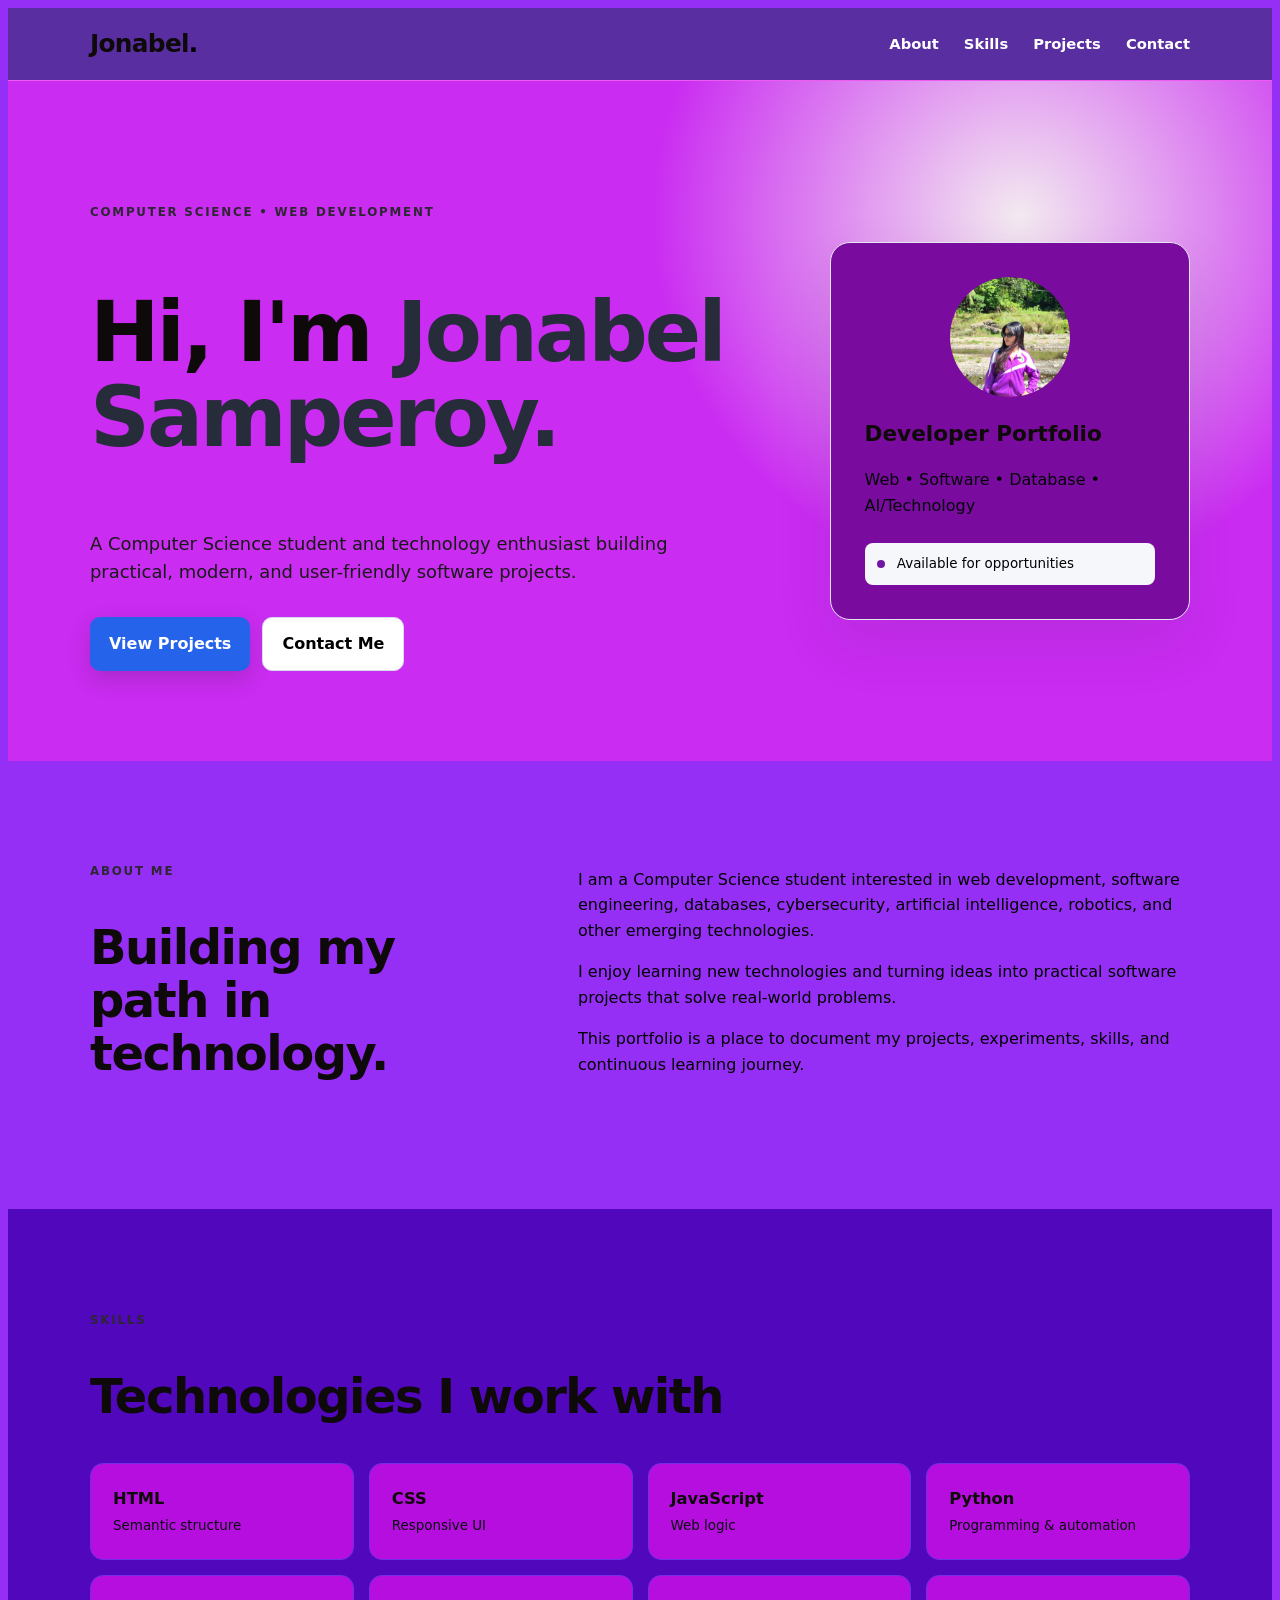
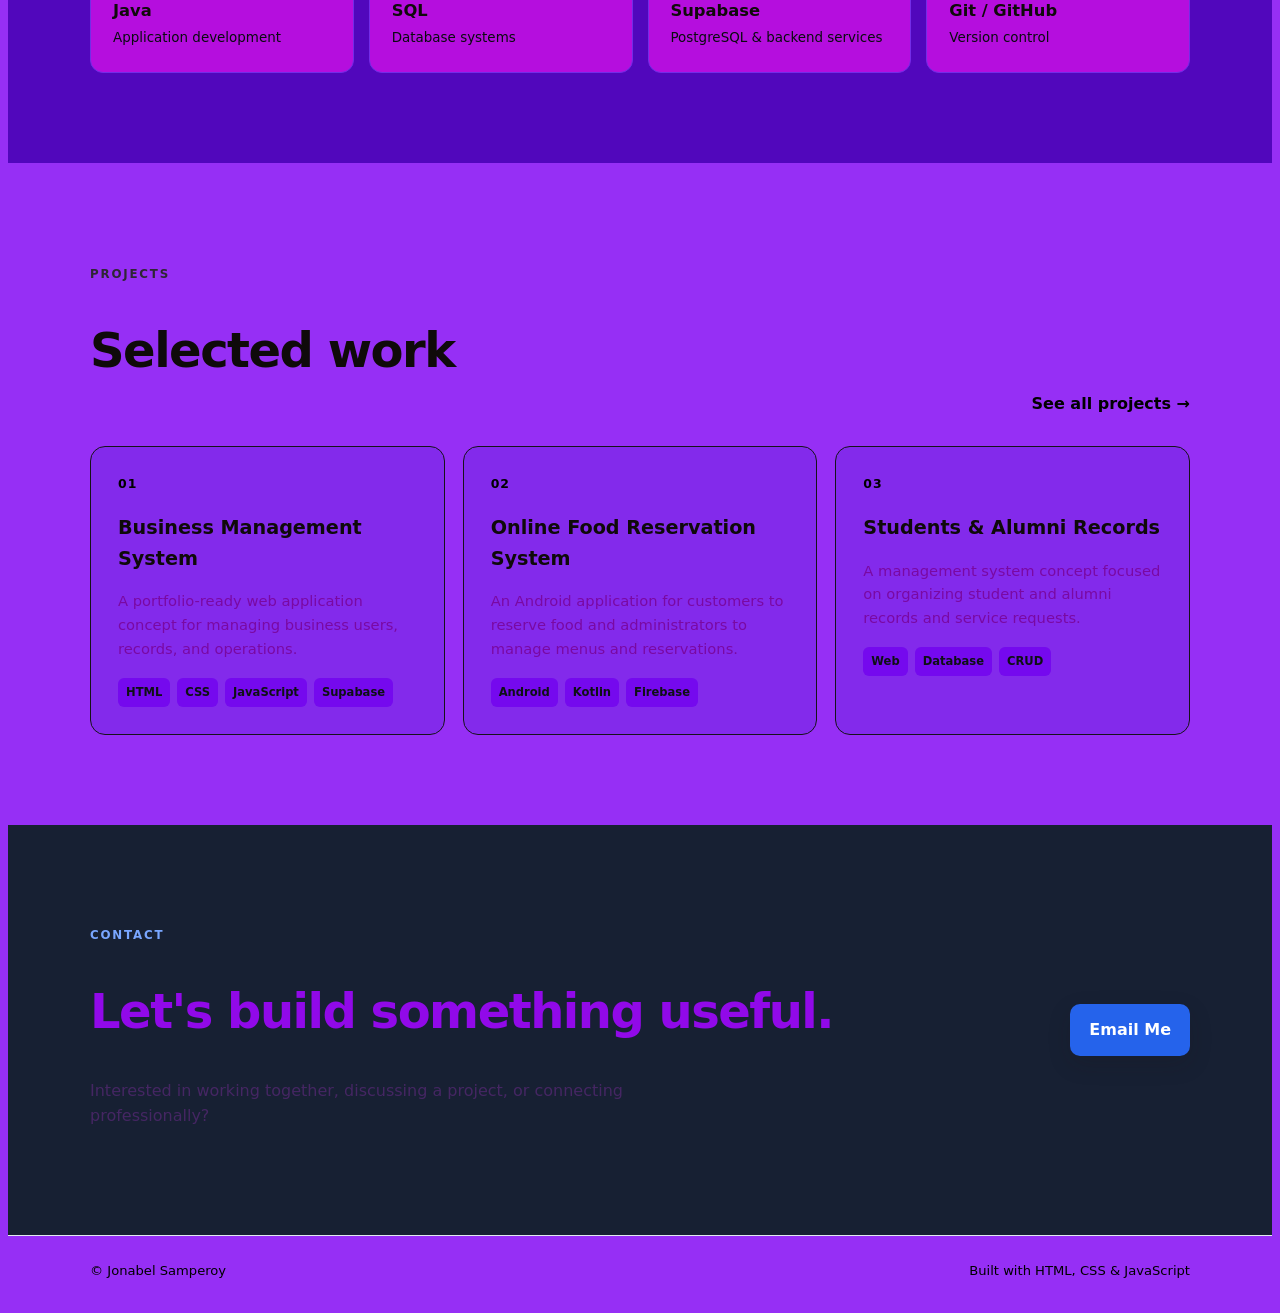
<file: index.html>
<!DOCTYPE html>
<html lang="en">
<head>
  <meta charset="UTF-8">
  <meta name="viewport" content="width=device-width, initial-scale=1.0">
  <meta name="description" content="Jonabel Samperoy — Computer Science graduate, developer, and technology enthusiast.">
  <meta name="author" content="Jonabel Samperoy">
  <title>Jonabel Samperoy | Portfolio</title>
  <link rel="stylesheet" href="style.css">
</head>
<body>

  <!-- ================= HEADER ================= -->
  <header class="site-header">
    <nav class="nav container">
      <a class="brand" href="index.html" aria-label="Jonabel Samperoy home">
        Jonabel<span>.</span>
      </a>

      <!-- Desktop Navigation -->
      <div class="nav-links" id="navLinks">
        <a href="#about">About</a>
        <a href="#skills">Skills</a>
        <a href="#projects">Projects</a>
        <a href="#contact">Contact</a>
      </div>

      <!-- Mobile Menu Button -->
      <button class="menu-toggle" type="button" aria-label="Open navigation menu" aria-expanded="false" aria-controls="navLinks">
        ☰
      </button>
    </nav>
  </header>

  <main>

    <!-- ================= HERO ================= -->
    <section class="hero">
      <div class="container hero-grid">
        <div class="hero-content">
          <p class="eyebrow">COMPUTER SCIENCE • WEB DEVELOPMENT</p>
          <h1>Hi, I'm <span>Jonabel Samperoy.</span></h1>
          <p class="hero-text">
            A Computer Science student and technology enthusiast building practical, modern, and user-friendly software projects.
          </p>
          <div class="hero-actions">
            <a class="btn primary" href="#projects">View Projects</a>
            <a class="btn outline" href="#contact">Contact Me</a>
          </div>
        </div>

        <div class="hero-card">
          <div class="avatar">
            <img src="profile.jpg" alt="Jonabel Samperoy">
          </div>
          <h2>Developer Portfolio</h2>
          <p>Web • Software • Database • AI/Technology</p>
          <div class="status">
            <span></span> Available for opportunities
          </div>
        </div>
      </div>
    </section>

    <!-- ================= ABOUT ================= -->
    <section id="about" class="section">
      <div class="container two-col">
        <div>
          <p class="eyebrow">ABOUT ME</p>
          <h2>Building my path in technology.</h2>
        </div>
        <div class="about-text">
          <p>I am a Computer Science student interested in web development, software engineering, databases, cybersecurity, artificial intelligence, robotics, and other emerging technologies.</p>
          <p>I enjoy learning new technologies and turning ideas into practical software projects that solve real-world problems.</p>
          <p>This portfolio is a place to document my projects, experiments, skills, and continuous learning journey.</p>
        </div>
      </div>
    </section>

    <!-- ================= SKILLS ================= -->
    <section id="skills" class="section section-muted">
      <div class="container">
        <p class="eyebrow">SKILLS</p>
        <h2>Technologies I work with</h2>
        <div class="skill-grid">
          <div class="skill-card">
            <strong>HTML</strong>
            <span>Semantic structure</span>
          </div>
          <div class="skill-card">
            <strong>CSS</strong>
            <span>Responsive UI</span>
          </div>
          <div class="skill-card">
            <strong>JavaScript</strong>
            <span>Web logic</span>
          </div>
          <div class="skill-card">
            <strong>Python</strong>
            <span>Programming & automation</span>
          </div>
          <div class="skill-card">
            <strong>Java</strong>
            <span>Application development</span>
          </div>
          <div class="skill-card">
            <strong>SQL</strong>
            <span>Database systems</span>
          </div>
          <div class="skill-card">
            <strong>Supabase</strong>
            <span>PostgreSQL & backend services</span>
          </div>
          <div class="skill-card">
            <strong>Git / GitHub</strong>
            <span>Version control</span>
          </div>
        </div>
      </div>
    </section>

    <!-- ================= PROJECTS ================= -->
    <section id="projects" class="section">
      <div class="container">
        <div class="section-head">
          <div>
            <p class="eyebrow">PROJECTS</p>
            <h2>Selected work</h2>
          </div>
          <a class="text-link" href="projects.html">See all projects →</a>
        </div>

        <div class="project-grid">
          <!-- Project 01 -->
          <article class="project-card">
            <div class="project-number">01</div>
            <h3>Business Management System</h3>
            <p>A portfolio-ready web application concept for managing business users, records, and operations.</p>
            <div class="tags">
              <span>HTML</span>
              <span>CSS</span>
              <span>JavaScript</span>
              <span>Supabase</span>
            </div>
          </article>

          <!-- Project 02 -->
          <article class="project-card">
            <div class="project-number">02</div>
            <h3>Online Food Reservation System</h3>
            <p>An Android application for customers to reserve food and administrators to manage menus and reservations.</p>
            <div class="tags">
              <span>Android</span>
              <span>Kotlin</span>
              <span>Firebase</span>
            </div>
          </article>

          <!-- Project 03 -->
          <article class="project-card">
            <div class="project-number">03</div>
            <h3>Students & Alumni Records</h3>
            <p>A management system concept focused on organizing student and alumni records and service requests.</p>
            <div class="tags">
              <span>Web</span>
              <span>Database</span>
              <span>CRUD</span>
            </div>
          </article>
        </div>
      </div>
    </section>

    <!-- ================= CONTACT ================= -->
    <section id="contact" class="section contact-section">
      <div class="container contact-card">
        <div>
          <p class="eyebrow">CONTACT</p>
          <h2>Let's build something useful.</h2>
          <p>Interested in working together, discussing a project, or connecting professionally?</p>
        </div>
        <a class="btn primary" href="mailto:samperoyjonabel08@gmail.com">Email Me</a>
      </div>
    </section>

  </main>

  <!-- ================= FOOTER ================= -->
  <footer class="footer">
    <div class="container footer-inner">
      <span>© <span id="year"></span> Jonabel Samperoy</span>
      <span>Built with HTML, CSS & JavaScript</span>
    </div>
  </footer>

  <script src="script.js"></script>
</body>
</html>
</file>
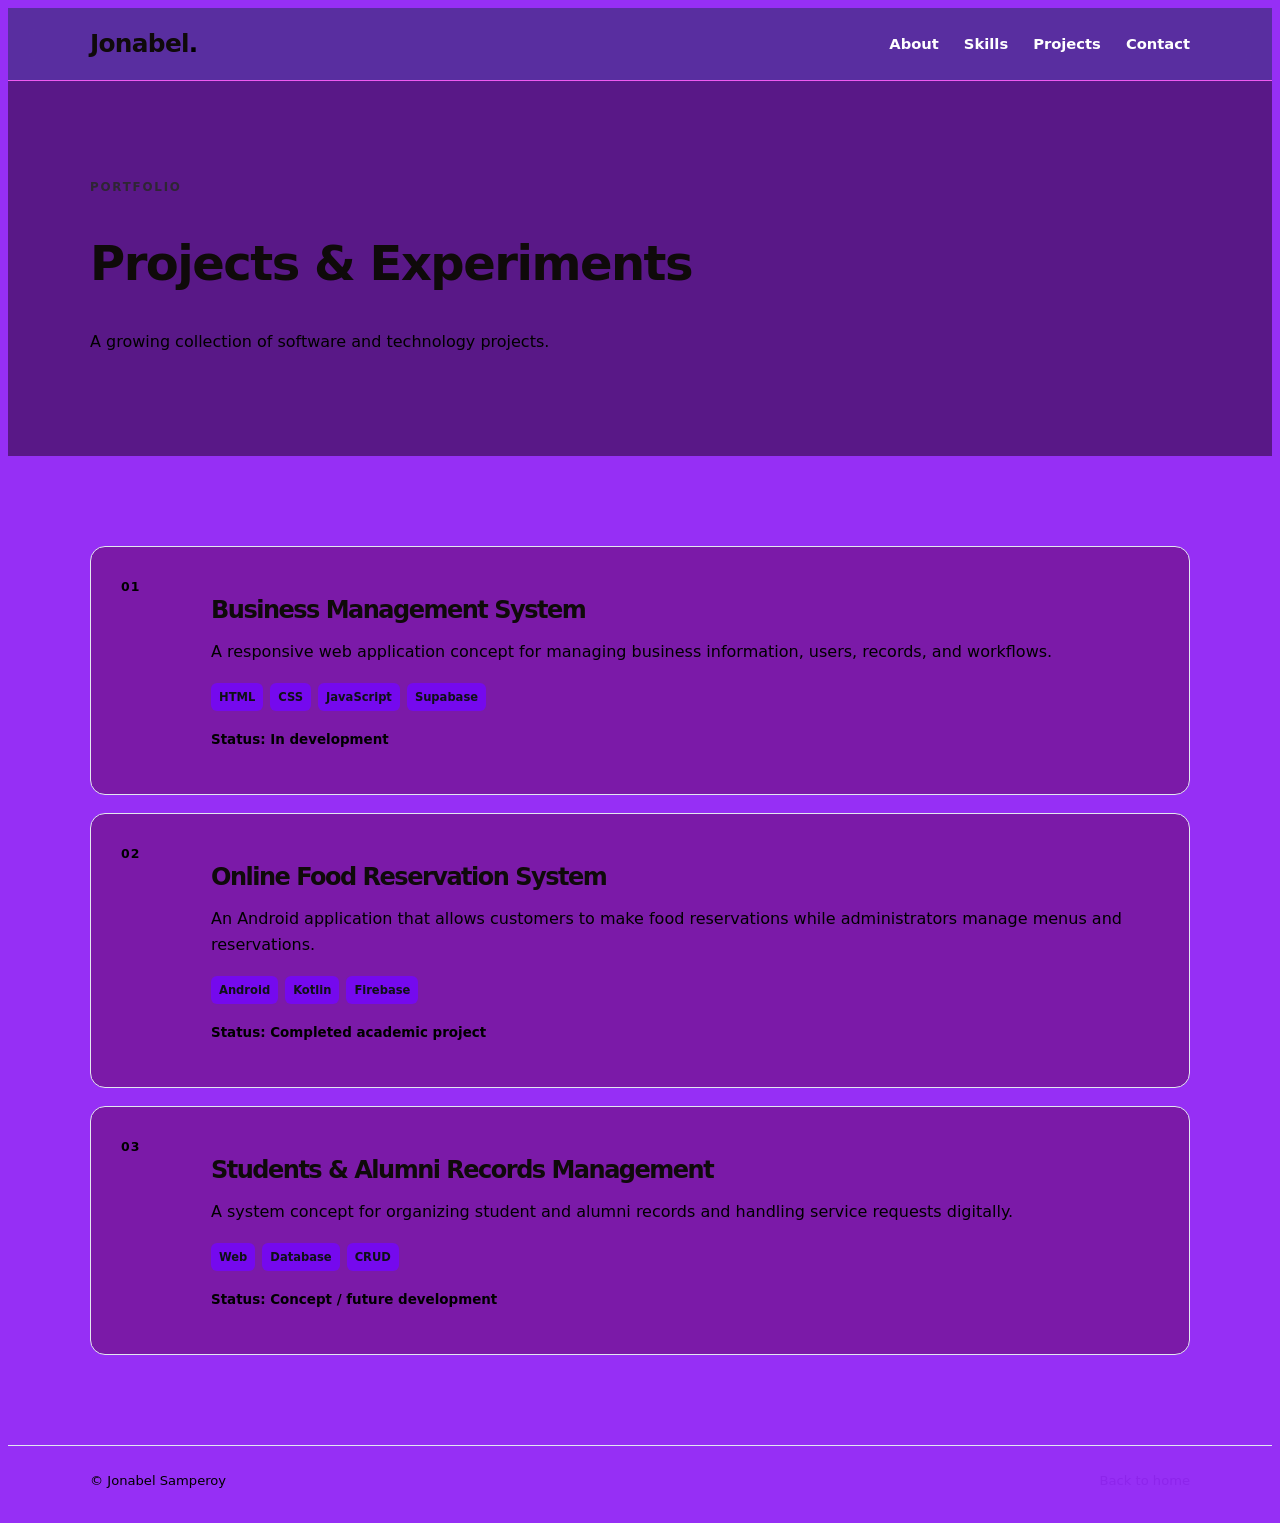
<file: projects.html>
<!DOCTYPE html>
<html lang="en">
<head>
  <meta charset="UTF-8">
  <meta name="viewport" content="width=device-width, initial-scale=1.0">
  <meta name="description" content="Projects and experiments by Jonabel Samperoy, Computer Science graduate and developer.">
  <meta name="author" content="Jonabel Samperoy">
  <title>Projects | Jonabel Samperoy</title>
  <link rel="stylesheet" href="style.css">
</head>
<body>

  <!-- ================= HEADER ================= -->
  <header class="site-header">
    <nav class="nav container">
      <a class="brand" href="index.html" aria-label="Patrick Sarcia home">
        Jonabel<span>.</span>
      </a>

      <!-- Desktop Navigation -->
      <div class="nav-links" id="navLinks">
        <a href="index.html#about">About</a>
        <a href="index.html#skills">Skills</a>
        <a href="index.html#projects">Projects</a>
        <a href="index.html#contact">Contact</a>
      </div>

      <!-- Mobile Menu Button -->
      <button class="menu-toggle" type="button" aria-label="Open navigation menu" aria-expanded="false" aria-controls="navLinks">
        ☰
      </button>
    </nav>
  </header>

  <main>

    <!-- ================= PAGE HERO ================= -->
    <section class="page-hero">
      <div class="container">
        <p class="eyebrow">PORTFOLIO</p>
        <h1>Projects & Experiments</h1>
        <p>A growing collection of software and technology projects.</p>
      </div>
    </section>

    <!-- ================= PROJECT LIST ================= -->
    <section class="section">
      <div class="container project-list">

        <!-- Project 01 -->
        <article class="project-detail">
          <div class="project-number">01</div>
          <div>
            <h2>Business Management System</h2>
            <p>A responsive web application concept for managing business information, users, records, and workflows.</p>
            <div class="tags">
              <span>HTML</span>
              <span>CSS</span>
              <span>JavaScript</span>
              <span>Supabase</span>
            </div>
            <p class="project-status">Status: In development</p>
          </div>
        </article>

        <!-- Project 02 -->
        <article class="project-detail">
          <div class="project-number">02</div>
          <div>
            <h2>Online Food Reservation System</h2>
            <p>An Android application that allows customers to make food reservations while administrators manage menus and reservations.</p>
            <div class="tags">
              <span>Android</span>
              <span>Kotlin</span>
              <span>Firebase</span>
            </div>
            <p class="project-status">Status: Completed academic project</p>
          </div>
        </article>

        <!-- Project 03 -->
        <article class="project-detail">
          <div class="project-number">03</div>
          <div>
            <h2>Students & Alumni Records Management</h2>
            <p>A system concept for organizing student and alumni records and handling service requests digitally.</p>
            <div class="tags">
              <span>Web</span>
              <span>Database</span>
              <span>CRUD</span>
            </div>
            <p class="project-status">Status: Concept / future development</p>
          </div>
        </article>

      </div>
    </section>

  </main>

  <!-- ================= FOOTER ================= -->
  <footer class="footer">
    <div class="container footer-inner">
      <span>© <span id="year"></span> Jonabel Samperoy</span>
      <a href="index.html">Back to home</a>
    </div>
  </footer>

  <script src="script.js"></script>
</body>
</html>
</file>
<file: style.css>
css
/* =========================================================
   RESET
========================================================= */
* {
  margin: 0;
  padding: 0;
  box-sizing: border-box;
}

/* =========================================================
   BASE
========================================================= */
html {
  scroll-behavior: smooth;
  scroll-padding-top: 90px;
}

body {
  font-family: Inter, ui-sans-serif, system-ui, -apple-system, BlinkMacSystemFont, "Segoe UI", sans-serif;
  color: #0f0a0a;
  background: #962ff5;
  line-height: 1.6;
}

a {
  color: inherit;
}

button,
input,
textarea {
  font: inherit;
}

button {
  cursor: pointer;
}

.container {
  width: min(1100px, 92%);
  margin: 0 auto;
}

/* =========================================================
   HEADER / NAVIGATION
========================================================= */
.site-header {
  background: rgba(86, 47, 155, 0.9411764705882353);
  backdrop-filter: blur(12px);
  border-bottom: 1px solid #ef5af2;
  position: sticky;
  top: 0;
  z-index: 100;
}

.nav {
  min-height: 72px;
  display: flex;
  align-items: center;
  justify-content: space-between;
  gap: 20px;
  position: relative;
}

.brand {
  text-decoration: none;
  font-size: 1.55rem;
  font-weight: 800;
  letter-spacing: -0.7px;
  white-space: nowrap;
}

.brand span {
  color: #000000;
}

/* Desktop navigation */
.nav-links {
  display: flex;
  align-items: center;
  gap: 25px;
}

.nav-links a {
  text-decoration: none;
  color: #ffffff;
  font-size: 0.92rem;
  font-weight: 600;
  transition: color 0.2s ease;
}

.nav-links a:hover {
  color: #0e0e0e;
}

/* Mobile menu button */
.menu-toggle {
  display: none;
  border: 0;
  background: transparent;
  color: #050505;
  font-size: 1.6rem;
  line-height: 1;
  padding: 8px;
  border-radius: 8px;
}

.menu-toggle:hover {
  background: #4a1b7a;
}

/* =========================================================
   HERO
========================================================= */
.hero {
  padding: 110px 0 90px;
  background: radial-gradient(
      circle at 80% 20%,
      rgba(244, 240, 240, 0.9686274509803922),
      transparent 32%
    ),
    #ca2cf1;
}

.hero-grid {
  display: grid;
  grid-template-columns: 1.3fr 0.7fr;
  gap: 70px;
  align-items: center;
}

.eyebrow {
  color: #2e2633;
  font-size: 0.74rem;
  font-weight: 800;
  letter-spacing: 1.8px;
  margin-bottom: 12px;
}

.hero h1 {
  font-size: clamp(2.8rem, 7vw, 5.2rem);
  line-height: 1.02;
  letter-spacing: -3px;
  max-width: 800px;
}

.hero h1 span {
  color: #262c39;
}

.hero-text {
  max-width: 650px;
  color: #191919;
  font-size: 1.12rem;
  margin: 25px 0 30px;
}

/* =========================================================
   BUTTONS
========================================================= */
.hero-actions {
  display: flex;
  gap: 12px;
  flex-wrap: wrap;
}

.btn {
  display: inline-flex;
  justify-content: center;
  align-items: center;
  text-decoration: none;
  border: 0;
  border-radius: 10px;
  padding: 13px 19px;
  font-weight: 750;
  cursor: pointer;
  transition: transform 0.2s ease, background 0.2s ease, box-shadow 0.2s ease;
}

.btn:hover {
  transform: translateY(-2px);
}

.primary {
  background: #2563eb;
  color: #ffffff;
  box-shadow: 0 8px 22px rgba(28, 22, 22, 0.1803921568627451);
}

.primary:hover {
  background: #1d4ed8;
}

.outline {
  border: 1px solid #d7deea;
  background: #ffffff;
  color: #000000;
}

.outline:hover {
  background: #f8fafc;
}

/* =========================================================
   HERO CARD
========================================================= */
.hero-card {
  background: #7a0b9f;
  border: 1px solid #e3e8f0;
  border-radius: 20px;
  padding: 34px;
  box-shadow: 0 25px 60px rgba(20, 32, 55, 0.09);
}

.avatar {
  width: 120px;
  height: 120px;
  border-radius: 50%;
  overflow: hidden;
  margin: 0 auto 20px;
}

.avatar img {
  width: 100%;
  height: 100%;
  object-fit: cover;
  display: block;
}

.hero-card h2 {
  font-size: 1.35rem;
  margin-bottom: 5px;
}

.hero-card p {
  color: #020407;
}

.status {
  margin-top: 25px;
  padding: 10px 12px;
  border-radius: 8px;
  background: #f5f7fa;
  color: #010204;
  font-size: 0.84rem;
}

.status span {
  display: inline-block;
  width: 8px;
  height: 8px;
  border-radius: 50%;
  background: #7116a3;
  margin-right: 8px;
}

/* =========================================================
   SECTIONS
========================================================= */
.section {
  padding: 90px 0;
}

.section-muted {
  background: #5107bc;
}

.section h2,
.page-hero h1 {
  font-size: clamp(2rem, 4vw, 3rem);
  line-height: 1.1;
  letter-spacing: -1.5px;
}

/* =========================================================
   ABOUT
========================================================= */
.two-col {
  display: grid;
  grid-template-columns: 0.8fr 1.2fr;
  gap: 80px;
}

.about-text p {
  color: #000000;
  margin-bottom: 15px;
}

/* =========================================================
   SKILLS
========================================================= */
.skill-grid {
  display: grid;
  grid-template-columns: repeat(4, 1fr);
  gap: 15px;
  margin-top: 32px;
}

.skill-card {
  padding: 22px;
  background: #b50ede;
  border: 1px solid #732ce7;
  border-radius: 13px;
  transition: transform 0.2s ease, box-shadow 0.2s ease;
}

.skill-card:hover {
  transform: translateY(-3px);
  box-shadow: 0 12px 25px rgba(20, 32, 55, 0.07);
}

.skill-card strong {
  display: block;
  font-size: 1.02rem;
}

.skill-card span {
  color: #090b0f;
  font-size: 0.84rem;
}

/* =========================================================
   PROJECTS
========================================================= */
.section-head {
  display: flex;
  justify-content: space-between;
  align-items: end;
  gap: 25px;
  margin-bottom: 30px;
}

.text-link {
  color: #010101;
  text-decoration: none;
  font-weight: 700;
  white-space: nowrap;
}

.text-link:hover {
  text-decoration: underline;
}

.project-grid {
  display: grid;
  grid-template-columns: repeat(3, 1fr);
  gap: 18px;
}

.project-card {
  border: 1px solid #161319;
  border-radius: 15px;
  padding: 27px;
  background: #832aeb;
  transition: transform 0.2s ease, box-shadow 0.2s ease;
}

.project-card:hover {
  transform: translateY(-4px);
  box-shadow: 0 18px 35px rgba(20, 32, 55, 0.08);
}

.project-number {
  color: #000000;
  font-weight: 800;
  font-size: 0.78rem;
  letter-spacing: 1px;
  margin-bottom: 18px;
}

.project-card h3 {
  font-size: 1.2rem;
  margin-bottom: 10px;
}

.project-card p {
  color: #7a09a2;
  font-size: 0.92rem;
}

/* =========================================================
   TAGS
========================================================= */
.tags {
  display: flex;
  flex-wrap: wrap;
  gap: 7px;
  margin-top: 18px;
}

.tags span {
  font-size: 0.72rem;
  padding: 5px 8px;
  background: #7509ee;
  border-radius: 6px;
  color: #0e1115;
  font-weight: 700;
}

/* =========================================================
   CONTACT
========================================================= */
.contact-section {
  background: #172033;
  color: #9109e9;
}

.contact-card {
  display: flex;
  justify-content: space-between;
  align-items: center;
  gap: 30px;
}

.contact-card p:not(.eyebrow) {
  color: #452663;
  margin-top: 12px;
  max-width: 650px;
}

.contact-section .eyebrow {
  color: #79a6ff;
}

/* =========================================================
   FOOTER
========================================================= */
.footer {
  border-top: 1px solid #e3e8f0;
  padding: 24px 0;
  color: #000000;
  font-size: 0.82rem;
}

.footer-inner {
  display: flex;
  justify-content: space-between;
  gap: 20px;
}

.footer a {
  color: #8d25eb;
  text-decoration: none;
}

.footer a:hover {
  text-decoration: underline;
}

/* =========================================================
   PROJECTS PAGE
========================================================= */
.page-hero {
  padding: 85px 0;
  background: #591887;
}

.page-hero p:last-child {
  color: #000000;
  margin-top: 12px;
}

.project-list {
  display: grid;
  gap: 18px;
}

.project-detail {
  display: grid;
  grid-template-columns: 70px 1fr;
  gap: 20px;
  padding: 30px;
  border: 1px solid #e3e8f0;
  border-radius: 15px;
  background: #7b1aa8;
}

.project-detail h2 {
  font-size: 1.5rem;
  margin-bottom: 8px;
}

.project-detail p {
  color: #000000;
}

.project-status {
  font-size: 0.84rem;
  margin-top: 18px;
  font-weight: 700;
}

/* =========================================================
   FOCUS ACCESSIBILITY
========================================================= */
button:focus-visible,
a:focus-visible {
  outline: 3px solid rgba(37, 99, 235, 0.25);
  outline-offset: 3px;
}

/* =========================================================
   TABLET
========================================================= */
@media (max-width: 900px) {
  .hero-grid {
    grid-template-columns: 1fr;
    gap: 45px;
  }

  .hero-card {
    max-width: 600px;
  }

  .two-col {
    grid-template-columns: 1fr;
    gap: 40px;
  }

  .skill-grid {
    grid-template-columns: repeat(2, 1fr);
  }

  .project-grid {
    grid-template-columns: repeat(2, 1fr);
  }
}

/* =========================================================
   MOBILE NAVIGATION
========================================================= */
@media (max-width: 800px) {
  .nav {
    min-height: 68px;
  }

  .menu-toggle {
    display: block;
  }

  .nav-links {
    display: none;
    position: absolute;
    top: 68px;
    left: 0;
    right: 0;
    flex-direction: column;
    align-items: stretch;
    gap: 0;
    background: #7d0cb1;
    border-bottom: 1px solid #221818c1;
    box-shadow: 0 12px 25px rgba(26, 26, 38, 0.0784313725490196);
    padding: 10px 4%;
  }

  .nav-links.open {
    display: flex;
  }

  .nav-links a {
    padding: 14px 0;
    border-bottom: 1px solid #731578;
  }

  .nav-links a:last-child {
    border-bottom: 0;
  }

  .contact-card {
    flex-direction: column;
    align-items: flex-start;
  }

  .section-head {
    align-items: flex-start;
    flex-direction: column;
  }
}

/* =========================================================
   SMALL TABLETS / LARGE PHONES
========================================================= */
@media (max-width: 650px) {
  .hero {
    padding: 80px 0 65px;
  }

  .hero h1 {
    letter-spacing: -2px;
  }

  .hero-card {
    padding: 28px;
  }

  .section {
    padding: 70px 0;
  }

  .project-grid {
    grid-template-columns: 1fr;
  }

  .project-detail {
    grid-template-columns: 1fr;
    gap: 5px;
  }
}

/* =========================================================
   SMALL PHONES
========================================================= */
@media (max-width: 520px) {
  .container {
    width: min(92%, 1100px);
  }

  .hero {
    padding: 70px 0 55px;
  }

  .hero h1 {
    font-size: clamp(2.5rem, 13vw, 3.5rem);
    letter-spacing: -2px;
  }

  .hero-text {
    font-size: 1rem;
  }

  .hero-actions {
    flex-direction: column;
    align-items: stretch;
  }

  .btn {
    width: 100%;
  }

  .skill-grid {
    grid-template-columns: 1fr;
  }

  .section {
    padding: 60px 0;
  }

  .section h2,
  .page-hero h1 {
    font-size: 2rem;
  }

  .project-card {
    padding: 23px;
  }

  .project-detail {
    padding: 23px;
  }

  .footer-inner {
    flex-direction: column;
    align-items: flex-start;
  }

  .page-hero {
    padding: 65px 0;
  }
}

/* =========================================================
   VERY SMALL PHONES
========================================================= */
@media (max-width: 360px) {
  .brand {
    font-size: 1.35rem;
  }

  .hero h1 {
    font-size: 2.35rem;
  }

  .hero-card {
    padding: 23px;
  }

  .avatar {
    width: 75px;
    height: 75px;
  }
}
</file>
